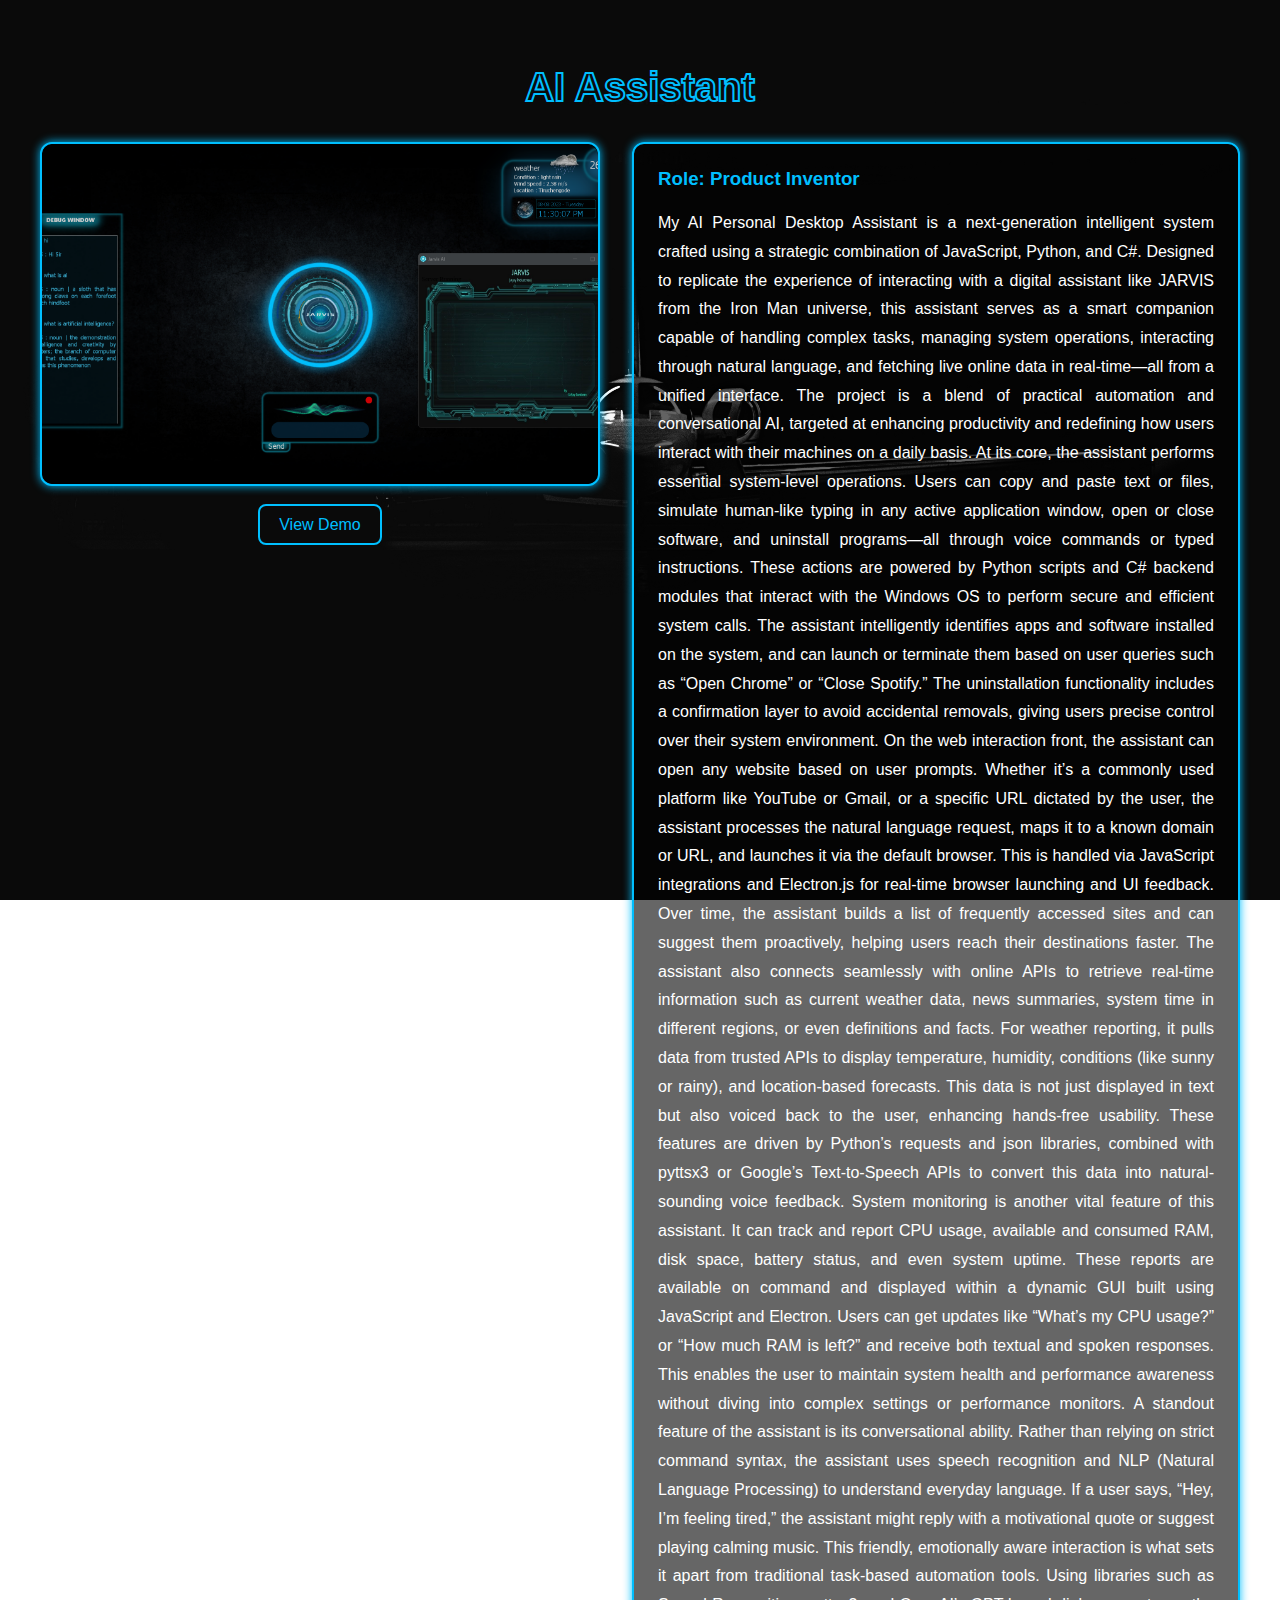
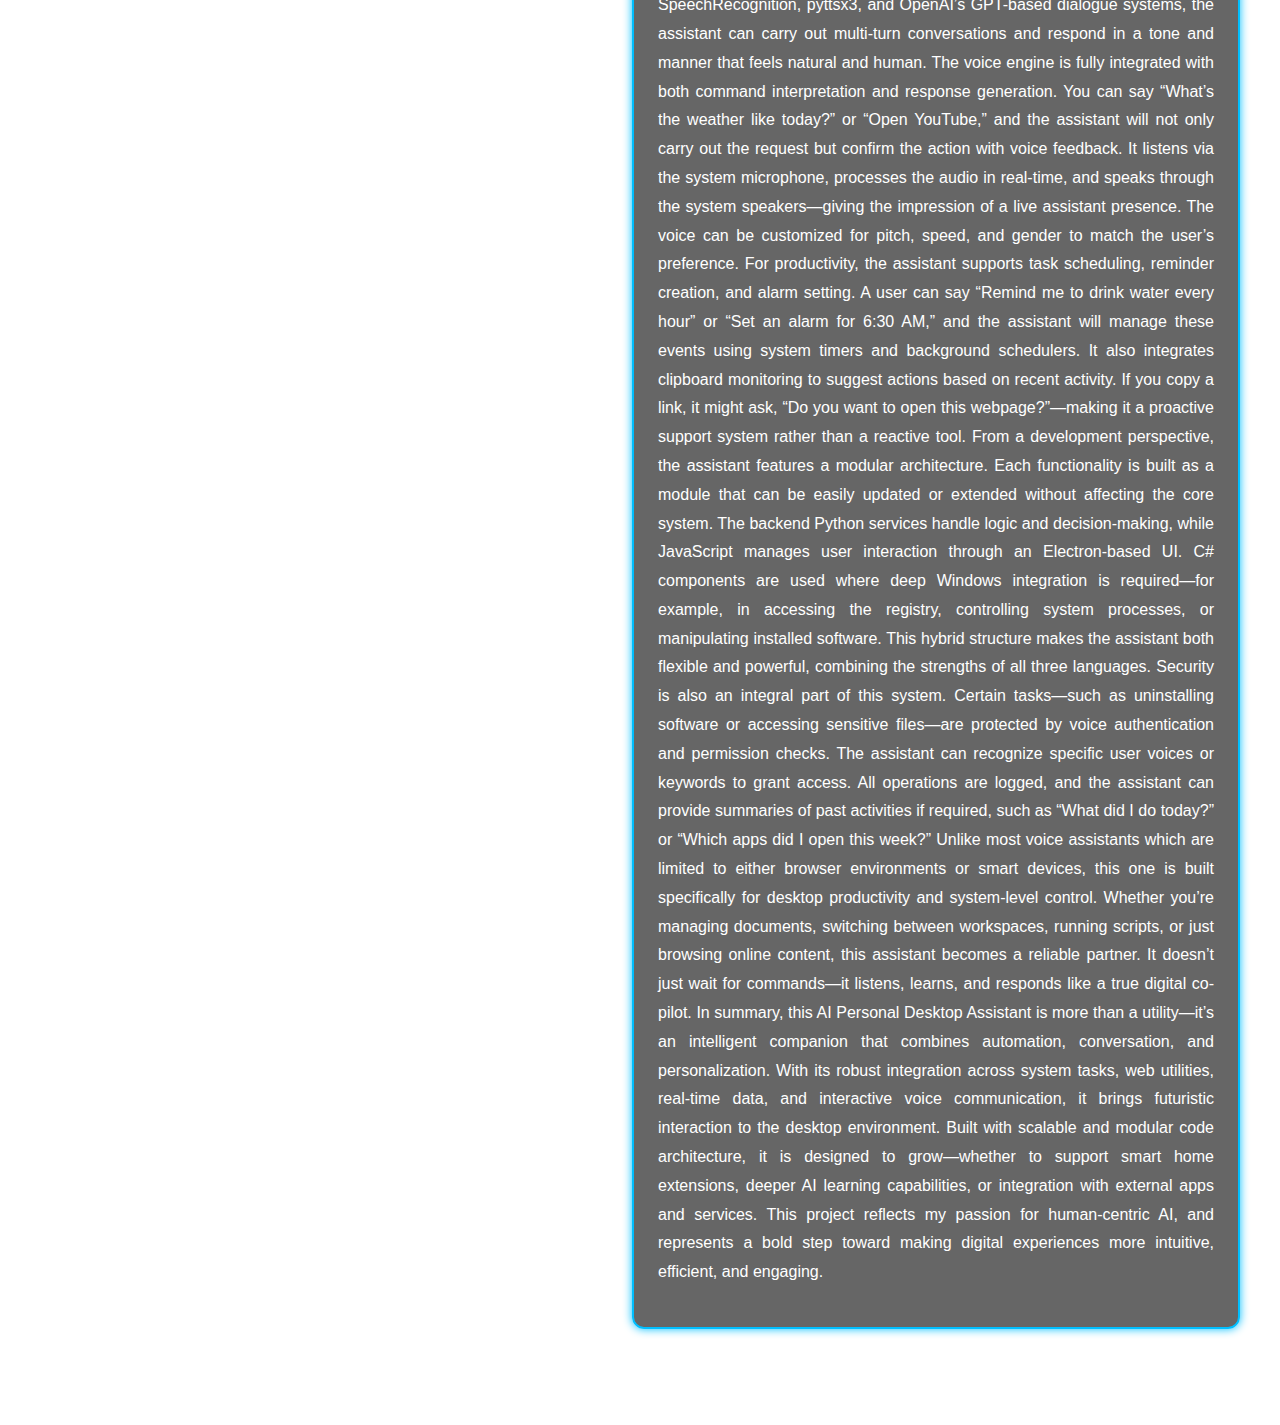
<file: pages/projects/AI-Assistant/AI-Assistant.html>
<!DOCTYPE html>
<html lang="en">
<head>
  <meta charset="UTF-8">
  <title>AI_Assistant | Ajay Sundaran</title>
  <link rel="stylesheet" href="./ai-assistant_styles.css">
</head>
<body>

  <section class="ai_assistant-page">
    <h2 class="ai_assistant-title">AI Assistant</h2>

    <div class="ai_assistant-layout">

      <!-- Video Section -->
      <div class="ai_assistant-video-wrapper">
        <img src="./AI_Assistant.png" alt="Modular ai_assistant Project Image" style="width: 100%; height: 100%; object-fit: cover; border-radius: 12px;">

        <div class="ai_assistant-button-container">
        <a href="https://www.youtube.com/watch?v=Q25r3mgWW-Y" target="_blank" class="ai_assistant-button">View Demo</a>
      </div>
      </div>

      <!-- Details Section -->
      <div class="ai_assistant-details">
        <h3>Role: Product Inventor</h3>
        <p>

          My AI Personal Desktop Assistant is a next-generation intelligent system crafted using a strategic combination of JavaScript, Python, and C#. Designed to replicate the experience of interacting with a digital assistant like JARVIS from the Iron Man universe, this assistant serves as a smart companion capable of handling complex tasks, managing system operations, interacting through natural language, and fetching live online data in real-time—all from a unified interface. The project is a blend of practical automation and conversational AI, targeted at enhancing productivity and redefining how users interact with their machines on a daily basis.

At its core, the assistant performs essential system-level operations. Users can copy and paste text or files, simulate human-like typing in any active application window, open or close software, and uninstall programs—all through voice commands or typed instructions. These actions are powered by Python scripts and C# backend modules that interact with the Windows OS to perform secure and efficient system calls. The assistant intelligently identifies apps and software installed on the system, and can launch or terminate them based on user queries such as “Open Chrome” or “Close Spotify.” The uninstallation functionality includes a confirmation layer to avoid accidental removals, giving users precise control over their system environment.

On the web interaction front, the assistant can open any website based on user prompts. Whether it’s a commonly used platform like YouTube or Gmail, or a specific URL dictated by the user, the assistant processes the natural language request, maps it to a known domain or URL, and launches it via the default browser. This is handled via JavaScript integrations and Electron.js for real-time browser launching and UI feedback. Over time, the assistant builds a list of frequently accessed sites and can suggest them proactively, helping users reach their destinations faster.

The assistant also connects seamlessly with online APIs to retrieve real-time information such as current weather data, news summaries, system time in different regions, or even definitions and facts. For weather reporting, it pulls data from trusted APIs to display temperature, humidity, conditions (like sunny or rainy), and location-based forecasts. This data is not just displayed in text but also voiced back to the user, enhancing hands-free usability. These features are driven by Python’s requests and json libraries, combined with pyttsx3 or Google’s Text-to-Speech APIs to convert this data into natural-sounding voice feedback.

System monitoring is another vital feature of this assistant. It can track and report CPU usage, available and consumed RAM, disk space, battery status, and even system uptime. These reports are available on command and displayed within a dynamic GUI built using JavaScript and Electron. Users can get updates like “What’s my CPU usage?” or “How much RAM is left?” and receive both textual and spoken responses. This enables the user to maintain system health and performance awareness without diving into complex settings or performance monitors.

A standout feature of the assistant is its conversational ability. Rather than relying on strict command syntax, the assistant uses speech recognition and NLP (Natural Language Processing) to understand everyday language. If a user says, “Hey, I’m feeling tired,” the assistant might reply with a motivational quote or suggest playing calming music. This friendly, emotionally aware interaction is what sets it apart from traditional task-based automation tools. Using libraries such as SpeechRecognition, pyttsx3, and OpenAI’s GPT-based dialogue systems, the assistant can carry out multi-turn conversations and respond in a tone and manner that feels natural and human.

The voice engine is fully integrated with both command interpretation and response generation. You can say “What’s the weather like today?” or “Open YouTube,” and the assistant will not only carry out the request but confirm the action with voice feedback. It listens via the system microphone, processes the audio in real-time, and speaks through the system speakers—giving the impression of a live assistant presence. The voice can be customized for pitch, speed, and gender to match the user’s preference.

For productivity, the assistant supports task scheduling, reminder creation, and alarm setting. A user can say “Remind me to drink water every hour” or “Set an alarm for 6:30 AM,” and the assistant will manage these events using system timers and background schedulers. It also integrates clipboard monitoring to suggest actions based on recent activity. If you copy a link, it might ask, “Do you want to open this webpage?”—making it a proactive support system rather than a reactive tool.

From a development perspective, the assistant features a modular architecture. Each functionality is built as a module that can be easily updated or extended without affecting the core system. The backend Python services handle logic and decision-making, while JavaScript manages user interaction through an Electron-based UI. C# components are used where deep Windows integration is required—for example, in accessing the registry, controlling system processes, or manipulating installed software. This hybrid structure makes the assistant both flexible and powerful, combining the strengths of all three languages.

Security is also an integral part of this system. Certain tasks—such as uninstalling software or accessing sensitive files—are protected by voice authentication and permission checks. The assistant can recognize specific user voices or keywords to grant access. All operations are logged, and the assistant can provide summaries of past activities if required, such as “What did I do today?” or “Which apps did I open this week?”

Unlike most voice assistants which are limited to either browser environments or smart devices, this one is built specifically for desktop productivity and system-level control. Whether you’re managing documents, switching between workspaces, running scripts, or just browsing online content, this assistant becomes a reliable partner. It doesn’t just wait for commands—it listens, learns, and responds like a true digital co-pilot.

In summary, this AI Personal Desktop Assistant is more than a utility—it’s an intelligent companion that combines automation, conversation, and personalization. With its robust integration across system tasks, web utilities, real-time data, and interactive voice communication, it brings futuristic interaction to the desktop environment. Built with scalable and modular code architecture, it is designed to grow—whether to support smart home extensions, deeper AI learning capabilities, or integration with external apps and services. This project reflects my passion for human-centric AI, and represents a bold step toward making digital experiences more intuitive, efficient, and engaging.

        </p>
      </div>
    </div>
  </section>
</body>
</html>
</file>
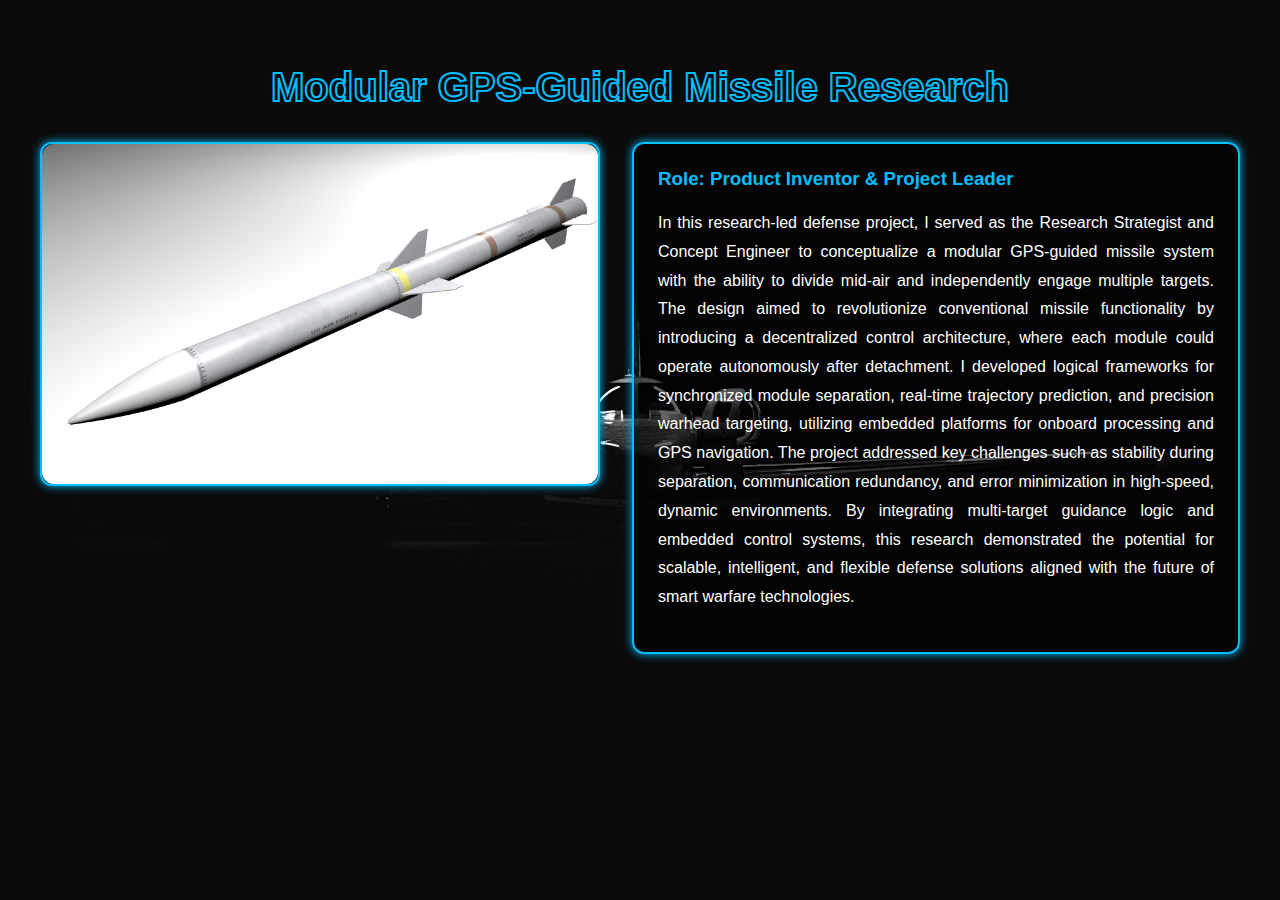
<file: pages/projects/Missile/missile.html>
<!DOCTYPE html>
<html lang="en">
<head>
  <meta charset="UTF-8">
  <title>Missile | Ajay Sundaran</title>
  <link rel="stylesheet" href="./missile_styles.css">
</head>
<body>

  <section class="missile-page">
    <h2 class="missile-title">Modular GPS-Guided Missile Research</h2>

    <div class="missile-layout">

      <!-- Video Section -->
      <div class="missile-video-wrapper">
        <img src="./missile.png" alt="Modular Missile Project Image" style="width: 100%; height: 100%; object-fit: cover; border-radius: 12px;">
      </div>

      <!-- Details Section -->
      <div class="missile-details">
        <h3>Role: Product Inventor & Project Leader</h3>
        <p>
          In this research-led defense project, I served as the Research Strategist and Concept Engineer to conceptualize a modular GPS-guided missile system with the ability to divide mid-air and independently engage multiple targets. The design aimed to revolutionize conventional missile functionality by introducing a decentralized control architecture, where each module could operate autonomously after detachment. I developed logical frameworks for synchronized module separation, real-time trajectory prediction, and precision warhead targeting, utilizing embedded platforms for onboard processing and GPS navigation. The project addressed key challenges such as stability during separation, communication redundancy, and error minimization in high-speed, dynamic environments. By integrating multi-target guidance logic and embedded control systems, this research demonstrated the potential for scalable, intelligent, and flexible defense solutions aligned with the future of smart warfare technologies.

        
        </p>
      </div>
    </div>
  </section>
</body>
</html>
</file>
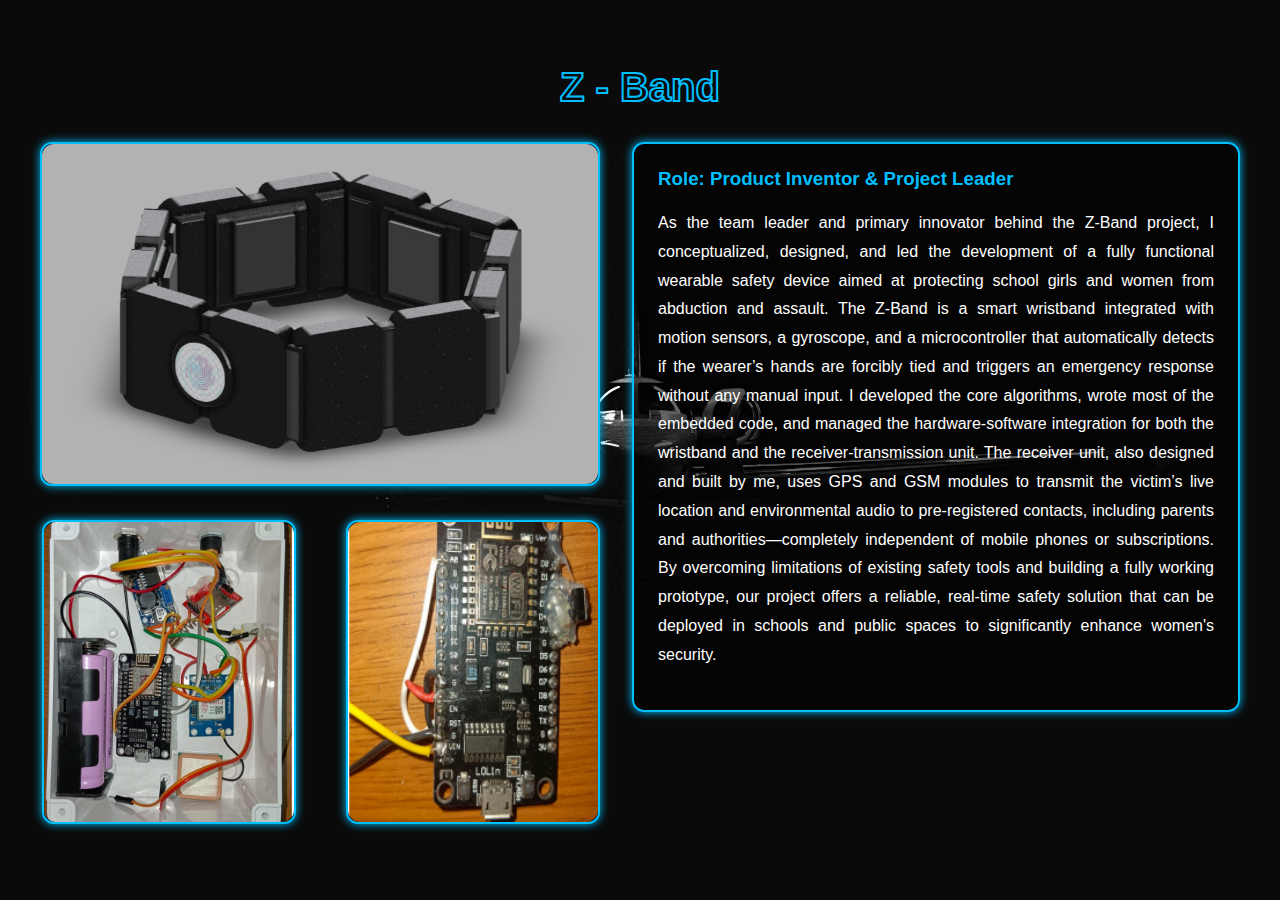
<file: pages/projects/Z-Band/z-band.html>
<!DOCTYPE html>
<html lang="en">
<head>
  <meta charset="UTF-8">
  <title>Z_Band | Ajay Sundaran</title>
  <link rel="stylesheet" href="./z_band_styles.css">
</head>
<body>

  <section class="z_band-page">
    <h2 class="z_band-title">Z - Band</h2>

    <div class="z_band-layout">

      <!-- Video Section -->
      <div class="z_band-video-wrapper">
        <img src="./z-band.png" alt="Modular z_band Project Image" style="width: 100%; height: 100%; object-fit: cover; border-radius: 12px;">

        <div style="display: flex; gap: 50px; justify-content: flex-start; margin-top: 2rem;">
            <div class="z_band-video-wrapper-small">
              <img src="./1.png" alt="Modular z_band Project Image" style="width: 250px; height: 300px; object-fit: cover; border-radius: 12px;">
            </div>
            <div class="z_band-video-wrapper-small">
              <img src="./2.png" alt="Modular z_band Project Image" style="width: 250px; height: 300px; object-fit: cover; border-radius: 12px;">
            </div>
        </div>

      
      </div>


      <!-- Details Section -->
      <div class="z_band-details">
        <h3>Role: Product Inventor & Project Leader</h3>
        <p>

          As the team leader and primary innovator behind the Z-Band project, I conceptualized, designed, and led the development of a fully functional wearable safety device aimed at protecting school girls and women from abduction and assault. The Z-Band is a smart wristband integrated with motion sensors, a gyroscope, and a microcontroller that automatically detects if the wearer’s hands are forcibly tied and triggers an emergency response without any manual input. I developed the core algorithms, wrote most of the embedded code, and managed the hardware-software integration for both the wristband and the receiver-transmission unit. The receiver unit, also designed and built by me, uses GPS and GSM modules to transmit the victim’s live location and environmental audio to pre-registered contacts, including parents and authorities—completely independent of mobile phones or subscriptions. By overcoming limitations of existing safety tools and building a fully working prototype, our project offers a reliable, real-time safety solution that can be deployed in schools and public spaces to significantly enhance women's security.
        
        </p>
      </div>

      
    </div>
  </section>
</body>
</html>
</file>
<file: pages/projects/AI-Assistant/ai-assistant_styles.css>
/* Background & Base Layout */
body {
  margin: 0;
  padding: 0;
  font-family: 'Orbitron', sans-serif;
  background: url('./airplane-bunker.jpg') no-repeat center center fixed;
  background-size: cover;
  color: white;
  min-height: 100vh;
  overflow-x: hidden;
}

.ai_assistant-page {
  padding: 2rem 1rem;
  min-height: 100vh;
  box-sizing: border-box;
}

.ai_assistant-title {
  text-align: center;
  font-size: 2.5rem;
  color: transparent;
  -webkit-text-stroke: 2px #00bfff;
  margin-bottom: 2rem;
}

/* Layout Flexbox */
.ai_assistant-layout {
  display: flex;
  flex-wrap: wrap;
  justify-content: center;
  gap: 2rem;
  max-width: 1200px;
  margin: 0 auto;
  padding-bottom: 4rem;
}

/* Video Block */
.ai_assistant-video-wrapper {
  flex: 1 1 45%;
  min-width: 300px;
  max-width: 600px;
  min-height: 340px;
  max-height: 300px;
  border: 2px solid #00bfff;
  border-radius: 12px;
  box-shadow: 0 0 10px #00bfff;
  background-color: black;
}

.ai_assistant-video-wrapper video {
  width: 100%;
  height: 100%;
  border-radius: 12px;
  object-fit: cover;
}

/* Summary Content */
.ai_assistant-details {
  flex: 1 1 45%;
  max-width: 600px;
  background-color: rgba(0, 0, 0, 0.6);
  border: 2px solid #00bfff;
  border-radius: 12px;
  padding: 1.5rem;
  box-shadow: 0 0 10px #00bfff;
  overflow-y: auto;
}

.ai_assistant-details h3 {
  color: #00bfff;
  margin-top: 0;
}

.ai_assistant-details p {
  font-family: 'Inter', sans-serif;
  font-size: 1rem;
  line-height: 1.8;
  text-align: justify;
  margin-bottom: 1rem;
}

/* Responsive Layout */
@media (max-width: 768px) {
  .ai_assistant-layout {
    flex-direction: column;
    align-items: center;
  }

  .ai_assistant-video-wrapper,
  .ai_assistant-details {
    flex: 1 1 100%;
    max-width: 100%;
  }
}


.ai_assistant-button-container {
  text-align: center;
  margin-top: 1rem;
}

.ai_assistant-button {
  display: inline-block;
  padding: 0.6rem 1.2rem;
  font-size: 1rem;
  color: #00bfff;
  background-color: transparent;
  border: 2px solid #00bfff;
  border-radius: 8px;
  text-decoration: none;
  transition: all 0.3s ease;
  font-family: 'Orbitron', sans-serif;
}

.ai_assistant-button:hover {
  background-color: #00bfff;
  color: black;
  box-shadow: 0 0 10px #00bfff;
}
</file>
<file: pages/projects/Missile/missile_styles.css>
/* Background & Base Layout */
body {
  margin: 0;
  padding: 0;
  font-family: 'Orbitron', sans-serif;
  background: url('./airplane-bunker.jpg') no-repeat center center fixed;
  background-size: cover;
  color: white;
  min-height: 100vh;
  overflow-x: hidden;
}

.missile-page {
  padding: 2rem 1rem;
  min-height: 100vh;
  box-sizing: border-box;
}

.missile-title {
  text-align: center;
  font-size: 2.5rem;
  color: transparent;
  -webkit-text-stroke: 2px #00bfff;
  margin-bottom: 2rem;
}

/* Layout Flexbox */
.missile-layout {
  display: flex;
  flex-wrap: wrap;
  justify-content: center;
  gap: 2rem;
  max-width: 1200px;
  margin: 0 auto;
  padding-bottom: 4rem;
}

/* Video Block */
.missile-video-wrapper {
  flex: 1 1 45%;
  min-width: 300px;
  max-width: 600px;
  min-height: 340px;
  max-height: 300px;
  border: 2px solid #00bfff;
  border-radius: 12px;
  box-shadow: 0 0 10px #00bfff;
  background-color: black;
}

.missile-video-wrapper video {
  width: 100%;
  height: 100%;
  border-radius: 12px;
  object-fit: cover;
}

/* Summary Content */
.missile-details {
  flex: 1 1 45%;
  max-width: 600px;
  background-color: rgba(0, 0, 0, 0.6);
  border: 2px solid #00bfff;
  border-radius: 12px;
  padding: 1.5rem;
  box-shadow: 0 0 10px #00bfff;
  overflow-y: auto;
}

.missile-details h3 {
  color: #00bfff;
  margin-top: 0;
}

.missile-details p {
  font-family: 'Inter', sans-serif;
  font-size: 1rem;
  line-height: 1.8;
  text-align: justify;
  margin-bottom: 1rem;
}

/* Responsive Layout */
@media (max-width: 768px) {
  .missile-layout {
    flex-direction: column;
    align-items: center;
  }

  .missile-video-wrapper,
  .missile-details {
    flex: 1 1 100%;
    max-width: 100%;
  }
}
</file>
<file: pages/projects/Z-Band/z_band_styles.css>
/* Background & Base Layout */
body {
  margin: 0;
  padding: 0;
  font-family: 'Orbitron', sans-serif;
  background: url('./airplane-bunker.jpg') no-repeat center center fixed;
  background-size: cover;
  color: white;
  min-height: 100vh;
  overflow-x: hidden;
}

.z_band-page {
  padding: 2rem 1rem;
  min-height: 100vh;
  box-sizing: border-box;
}

.z_band-title {
  text-align: center;
  font-size: 2.5rem;
  color: transparent;
  -webkit-text-stroke: 2px #00bfff;
  margin-bottom: 2rem;
}

/* Layout Flexbox */
.z_band-layout {
  display: flex;
  flex-wrap: wrap;
  justify-content: center;
  gap: 2rem;
  max-width: 1200px;
  margin: 0 auto;
  padding-bottom: 4rem;
}

/* Video Block */
.z_band-video-wrapper {
  flex: 1 1 45%;
  min-width: 300px;
  max-width: 600px;
  min-height: 340px;
  max-height: 300px;
  border: 2px solid #00bfff;
  border-radius: 12px;
  box-shadow: 0 0 10px #00bfff;
  background-color: black;
}

.z_band-video-wrapper-small {
  flex: 1 1 45%;
  min-width: 250px;
  max-width: 250px;
  min-height: 300px;
  max-height: 300px;
  border: 2px solid #00bfff;
  border-radius: 12px;
  box-shadow: 0 0 10px #00bfff;
  background-color: black;
}

.z_band-video-wrapper video {
  width: 100%;
  height: 100%;
  border-radius: 12px;
  object-fit: cover;
}

/* Summary Content */
.z_band-details {
  flex: 1 1 45%;
  max-width: 600px;
  background-color: rgba(0, 0, 0, 0.6);
  border: 2px solid #00bfff;
  border-radius: 12px;
  padding: 1.5rem;
  box-shadow: 0 0 10px #00bfff;
  overflow-y: auto;
}

.z_band-details h3 {
  color: #00bfff;
  margin-top: 0;
}

.z_band-details p {
  font-family: 'Inter', sans-serif;
  font-size: 1rem;
  line-height: 1.8;
  text-align: justify;
  margin-bottom: 1rem;
}

/* Responsive Layout */
@media (max-width: 768px) {
  .z_band-layout {
    flex-direction: column;
    align-items: center;
  }

  .z_band-video-wrapper,
  .z_band-details {
    flex: 1 1 100%;
    max-width: 100%;
  }
}
</file>
